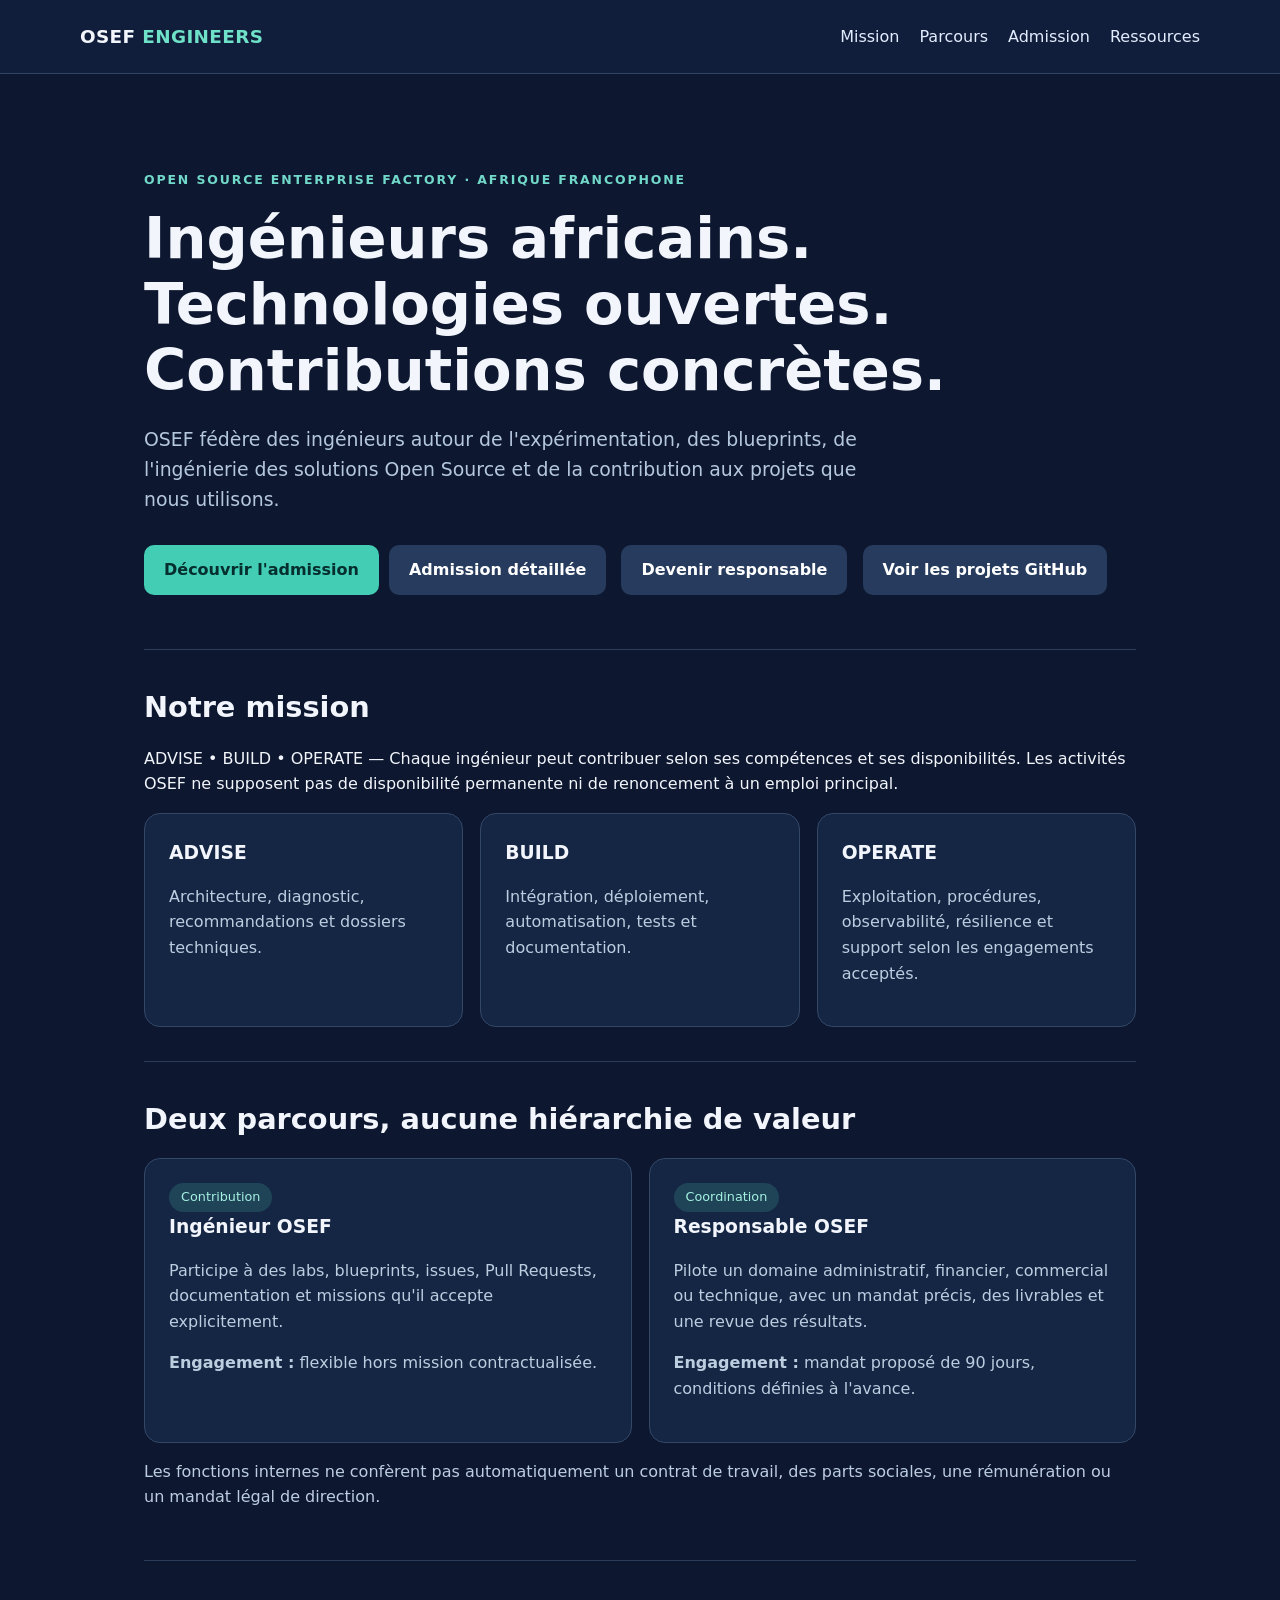
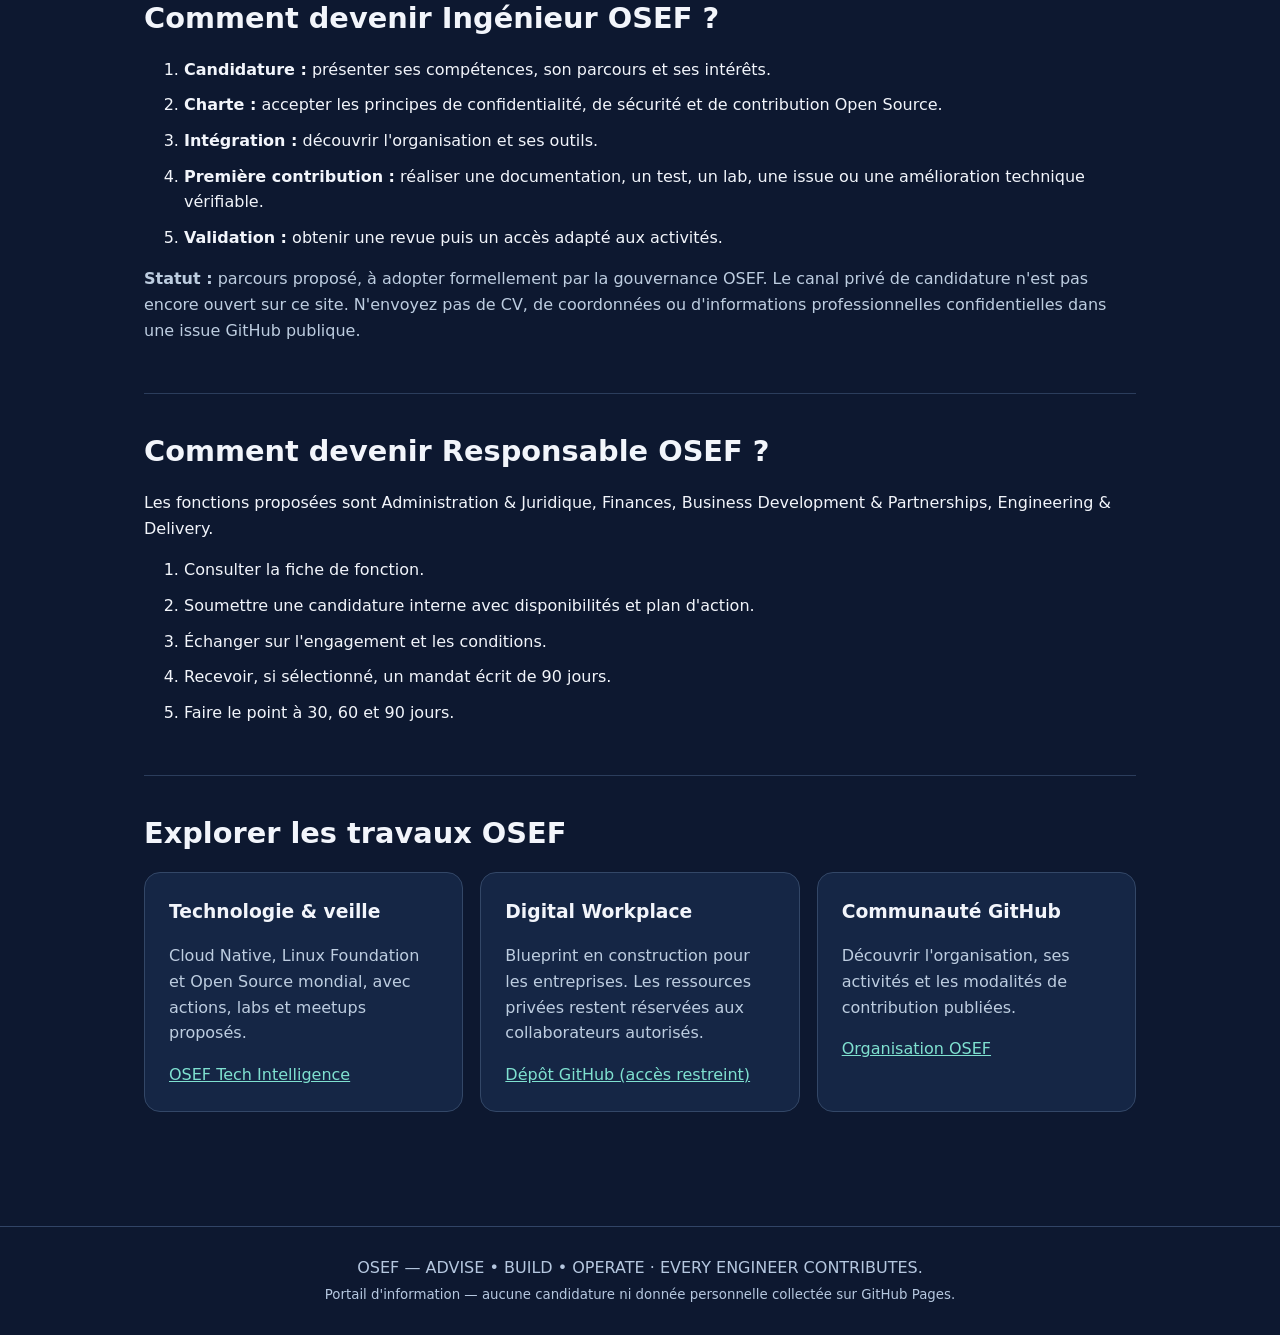
<file: docs/index.html>
<!doctype html><html lang="fr"><head><meta charset="utf-8"><meta name="viewport" content="width=device-width, initial-scale=1"><title>OSEF Engineers — Rejoindre & contribuer</title><meta name="description" content="Découvrir OSEF, les parcours Ingénieur et Responsable, les contributions Open Source et les règles de participation."><link rel="stylesheet" href="./style.css"></head><body><header><strong>OSEF <span style="color:#6ee1c8">ENGINEERS</span></strong><nav><a href="#mission">Mission</a><a href="#parcours">Parcours</a><a href="#admission">Admission</a><a href="#ressources">Ressources</a></nav></header><main><div class="hero"><span class="eyebrow">Open Source Enterprise Factory · Afrique francophone</span><h1>Ingénieurs africains.<br>Technologies ouvertes.<br>Contributions concrètes.</h1><p class="lead">OSEF fédère des ingénieurs autour de l'expérimentation, des blueprints, de l'ingénierie des solutions Open Source et de la contribution aux projets que nous utilisons.</p><a class="button" href="#admission">Découvrir l'admission</a><a class="button alt" href="./admission.html">Admission détaillée</a> <a class="button alt" href="./responsabilites.html">Devenir responsable</a> <a class="button alt" href="https://github.com/opensource-enterprise-factory">Voir les projets GitHub</a></div><section id="mission"><h2>Notre mission</h2><p>ADVISE • BUILD • OPERATE — Chaque ingénieur peut contribuer selon ses compétences et ses disponibilités. Les activités OSEF ne supposent pas de disponibilité permanente ni de renoncement à un emploi principal.</p><div class="grid"><article class="card"><h3>ADVISE</h3><p>Architecture, diagnostic, recommandations et dossiers techniques.</p></article><article class="card"><h3>BUILD</h3><p>Intégration, déploiement, automatisation, tests et documentation.</p></article><article class="card"><h3>OPERATE</h3><p>Exploitation, procédures, observabilité, résilience et support selon les engagements acceptés.</p></article></div></section><section id="parcours"><h2>Deux parcours, aucune hiérarchie de valeur</h2><div class="grid"><article class="card"><span class="pill">Contribution</span><h3>Ingénieur OSEF</h3><p>Participe à des labs, blueprints, issues, Pull Requests, documentation et missions qu'il accepte explicitement.</p><p><strong>Engagement :</strong> flexible hors mission contractualisée.</p></article><article class="card"><span class="pill">Coordination</span><h3>Responsable OSEF</h3><p>Pilote un domaine administratif, financier, commercial ou technique, avec un mandat précis, des livrables et une revue des résultats.</p><p><strong>Engagement :</strong> mandat proposé de 90 jours, conditions définies à l'avance.</p></article></div><p class="muted">Les fonctions internes ne confèrent pas automatiquement un contrat de travail, des parts sociales, une rémunération ou un mandat légal de direction.</p></section><section id="admission"><h2>Comment devenir Ingénieur OSEF ?</h2><ol><li><strong>Candidature :</strong> présenter ses compétences, son parcours et ses intérêts.</li><li><strong>Charte :</strong> accepter les principes de confidentialité, de sécurité et de contribution Open Source.</li><li><strong>Intégration :</strong> découvrir l'organisation et ses outils.</li><li><strong>Première contribution :</strong> réaliser une documentation, un test, un lab, une issue ou une amélioration technique vérifiable.</li><li><strong>Validation :</strong> obtenir une revue puis un accès adapté aux activités.</li></ol><p class="muted"><strong>Statut :</strong> parcours proposé, à adopter formellement par la gouvernance OSEF. Le canal privé de candidature n'est pas encore ouvert sur ce site. N'envoyez pas de CV, de coordonnées ou d'informations professionnelles confidentielles dans une issue GitHub publique.</p></section><section id="responsabilites"><h2>Comment devenir Responsable OSEF ?</h2><p>Les fonctions proposées sont Administration & Juridique, Finances, Business Development & Partnerships, Engineering & Delivery.</p><ol><li>Consulter la fiche de fonction.</li><li>Soumettre une candidature interne avec disponibilités et plan d'action.</li><li>Échanger sur l'engagement et les conditions.</li><li>Recevoir, si sélectionné, un mandat écrit de 90 jours.</li><li>Faire le point à 30, 60 et 90 jours.</li></ol></section><section id="ressources"><h2>Explorer les travaux OSEF</h2><div class="grid"><article class="card"><h3>Technologie & veille</h3><p>Cloud Native, Linux Foundation et Open Source mondial, avec actions, labs et meetups proposés.</p><a href="https://github.com/opensource-enterprise-factory/osef-tech-intelligence">OSEF Tech Intelligence</a></article><article class="card"><h3>Digital Workplace</h3><p>Blueprint en construction pour les entreprises. Les ressources privées restent réservées aux collaborateurs autorisés.</p><a href="https://github.com/opensource-enterprise-factory/osef-essentiel-digital-workplace">Dépôt GitHub (accès restreint)</a></article><article class="card"><h3>Communauté GitHub</h3><p>Découvrir l'organisation, ses activités et les modalités de contribution publiées.</p><a href="https://github.com/opensource-enterprise-factory">Organisation OSEF</a></article></div></section></main><footer>OSEF — ADVISE • BUILD • OPERATE · EVERY ENGINEER CONTRIBUTES.<br><small>Portail d'information — aucune candidature ni donnée personnelle collectée sur GitHub Pages.</small></footer></body></html>
</file>
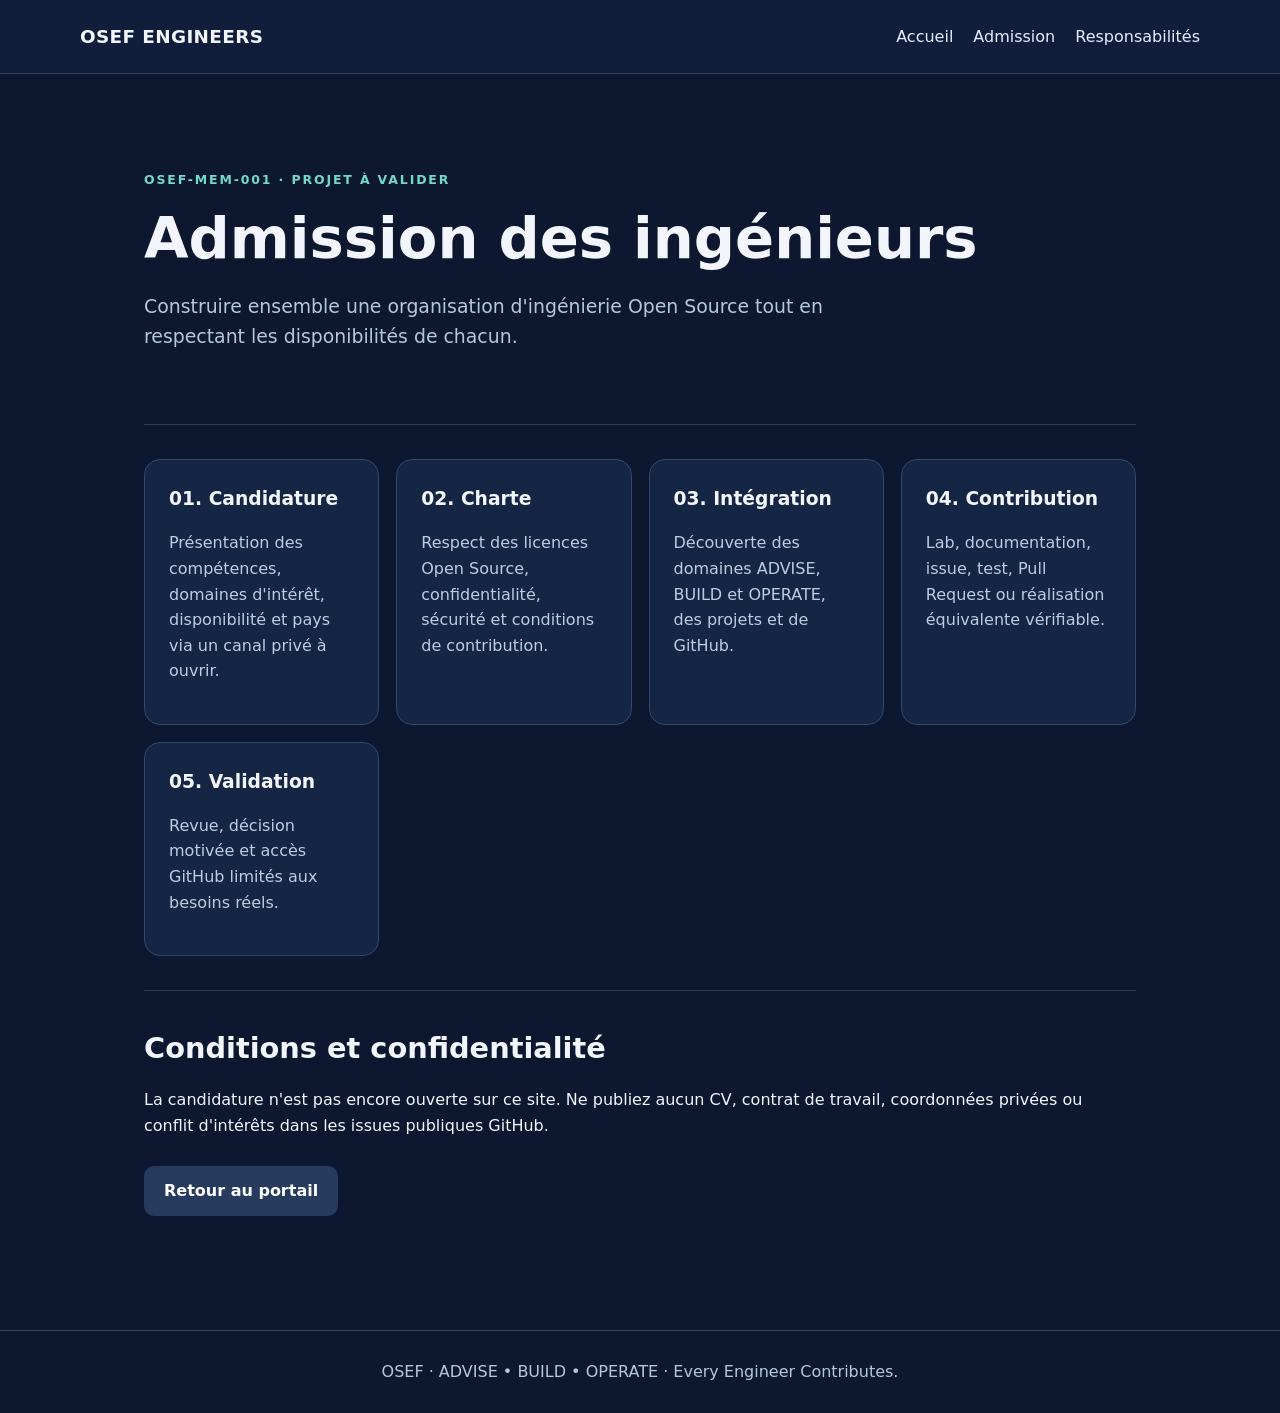
<file: docs/admission.html>
<!doctype html><html lang="fr"><head><meta charset="utf-8"><meta name="viewport" content="width=device-width,initial-scale=1"><title>Admission des ingénieurs | OSEF Engineers</title><link rel="stylesheet" href="./style.css"></head><body><header><strong>OSEF ENGINEERS</strong><nav><a href="./index.html">Accueil</a><a href="./admission.html">Admission</a><a href="./responsabilites.html">Responsabilités</a></nav></header><main><div class="hero"><span class="eyebrow">OSEF-MEM-001 · Projet à valider</span><h1>Admission des ingénieurs</h1><p class="lead">Construire ensemble une organisation d'ingénierie Open Source tout en respectant les disponibilités de chacun.</p></div><section><div class="grid"><article class="card"><h3>01. Candidature</h3><p>Présentation des compétences, domaines d'intérêt, disponibilité et pays via un canal privé à ouvrir.</p></article><article class="card"><h3>02. Charte</h3><p>Respect des licences Open Source, confidentialité, sécurité et conditions de contribution.</p></article><article class="card"><h3>03. Intégration</h3><p>Découverte des domaines ADVISE, BUILD et OPERATE, des projets et de GitHub.</p></article><article class="card"><h3>04. Contribution</h3><p>Lab, documentation, issue, test, Pull Request ou réalisation équivalente vérifiable.</p></article><article class="card"><h3>05. Validation</h3><p>Revue, décision motivée et accès GitHub limités aux besoins réels.</p></article></div></section><section><h2>Conditions et confidentialité</h2><p>La candidature n'est pas encore ouverte sur ce site. Ne publiez aucun CV, contrat de travail, coordonnées privées ou conflit d'intérêts dans les issues publiques GitHub.</p><a class="button alt" href="./index.html">Retour au portail</a></section></main><footer>OSEF · ADVISE • BUILD • OPERATE · Every Engineer Contributes.</footer></body></html>
</file>
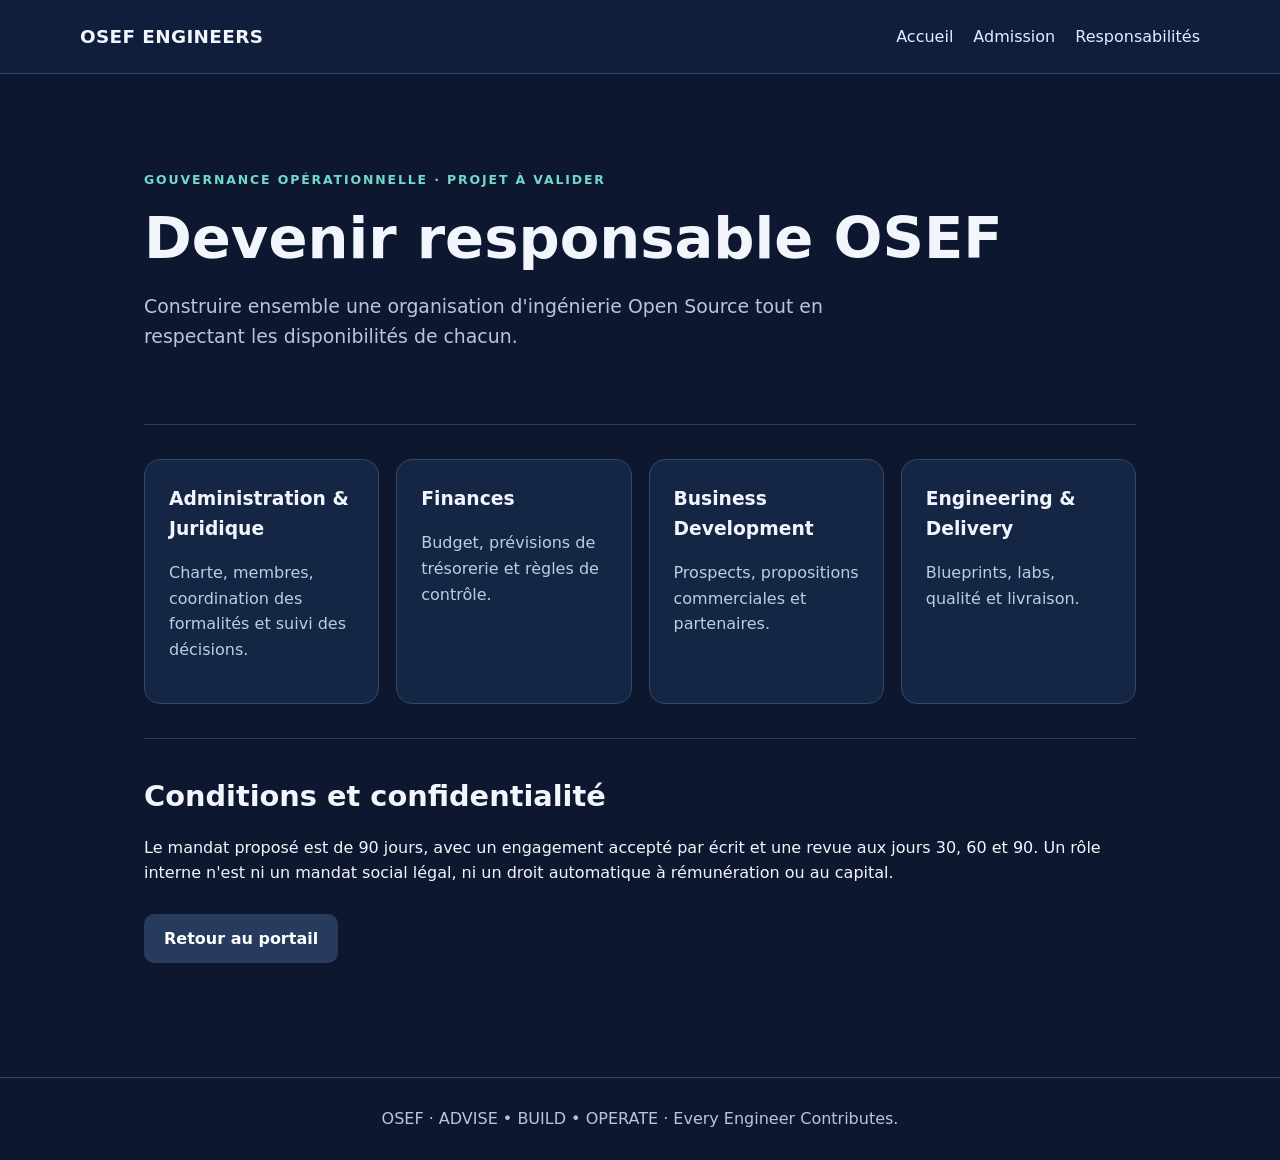
<file: docs/responsabilites.html>
<!doctype html><html lang="fr"><head><meta charset="utf-8"><meta name="viewport" content="width=device-width,initial-scale=1"><title>Devenir responsable OSEF | OSEF Engineers</title><link rel="stylesheet" href="./style.css"></head><body><header><strong>OSEF ENGINEERS</strong><nav><a href="./index.html">Accueil</a><a href="./admission.html">Admission</a><a href="./responsabilites.html">Responsabilités</a></nav></header><main><div class="hero"><span class="eyebrow">Gouvernance opérationnelle · Projet à valider</span><h1>Devenir responsable OSEF</h1><p class="lead">Construire ensemble une organisation d'ingénierie Open Source tout en respectant les disponibilités de chacun.</p></div><section><div class="grid"><article class="card"><h3>Administration & Juridique</h3><p>Charte, membres, coordination des formalités et suivi des décisions.</p></article><article class="card"><h3>Finances</h3><p>Budget, prévisions de trésorerie et règles de contrôle.</p></article><article class="card"><h3>Business Development</h3><p>Prospects, propositions commerciales et partenaires.</p></article><article class="card"><h3>Engineering & Delivery</h3><p>Blueprints, labs, qualité et livraison.</p></article></div></section><section><h2>Conditions et confidentialité</h2><p>Le mandat proposé est de 90 jours, avec un engagement accepté par écrit et une revue aux jours 30, 60 et 90. Un rôle interne n'est ni un mandat social légal, ni un droit automatique à rémunération ou au capital.</p><a class="button alt" href="./index.html">Retour au portail</a></section></main><footer>OSEF · ADVISE • BUILD • OPERATE · Every Engineer Contributes.</footer></body></html>
</file>
<file: docs/style.css>
:root{font-family:Inter,system-ui,-apple-system,Segoe UI,sans-serif;color:#f2f5fb;background:#0d1830}*{box-sizing:border-box}body{margin:0;line-height:1.6}a{color:#7fe1d0}header{padding:22px max(5%,calc((100% - 1120px)/2));background:#101e3b;border-bottom:1px solid #314466;display:flex;justify-content:space-between;align-items:center;gap:16px;flex-wrap:wrap}header strong{font-size:1.15rem;letter-spacing:.02em}nav a{margin-left:20px;text-decoration:none;color:#e4edff}main{max-width:1120px;padding:50px 5% 80px;margin:auto}.hero{padding:42px 0 54px}.eyebrow{text-transform:uppercase;letter-spacing:.15em;color:#72d9ca;font-weight:700;font-size:.78rem}h1{font-size:clamp(2rem,5vw,3.6rem);line-height:1.15;margin:14px 0}h2{font-size:1.8rem;margin:0 0 16px}h3{margin:0 0 10px}.lead{font-size:1.18rem;color:#b5c7df;max-width:740px}.grid{display:grid;grid-template-columns:repeat(auto-fit,minmax(235px,1fr));gap:17px}.card{padding:24px;border:1px solid #334767;background:#152645;border-radius:16px}.card p,.muted{color:#bdcde0}.pill{display:inline-block;background:#1f4458;color:#a5f1e1;padding:4px 12px;border-radius:99px;font-size:.8rem}.button{display:inline-block;text-decoration:none;background:#43cdb5;color:#052e2e;font-weight:750;padding:12px 20px;border-radius:10px;margin:12px 10px 0 0}.button.alt{background:#263b5d;color:#fff}section{padding:34px 0;border-top:1px solid #2b3d5c}ol li,ul li{margin-bottom:10px}footer{padding:28px 5%;border-top:1px solid #314466;color:#b5c7df;text-align:center}@media(max-width:680px){nav a{margin-left:0;margin-right:12px}header{padding:20px 5%}}
</file>
